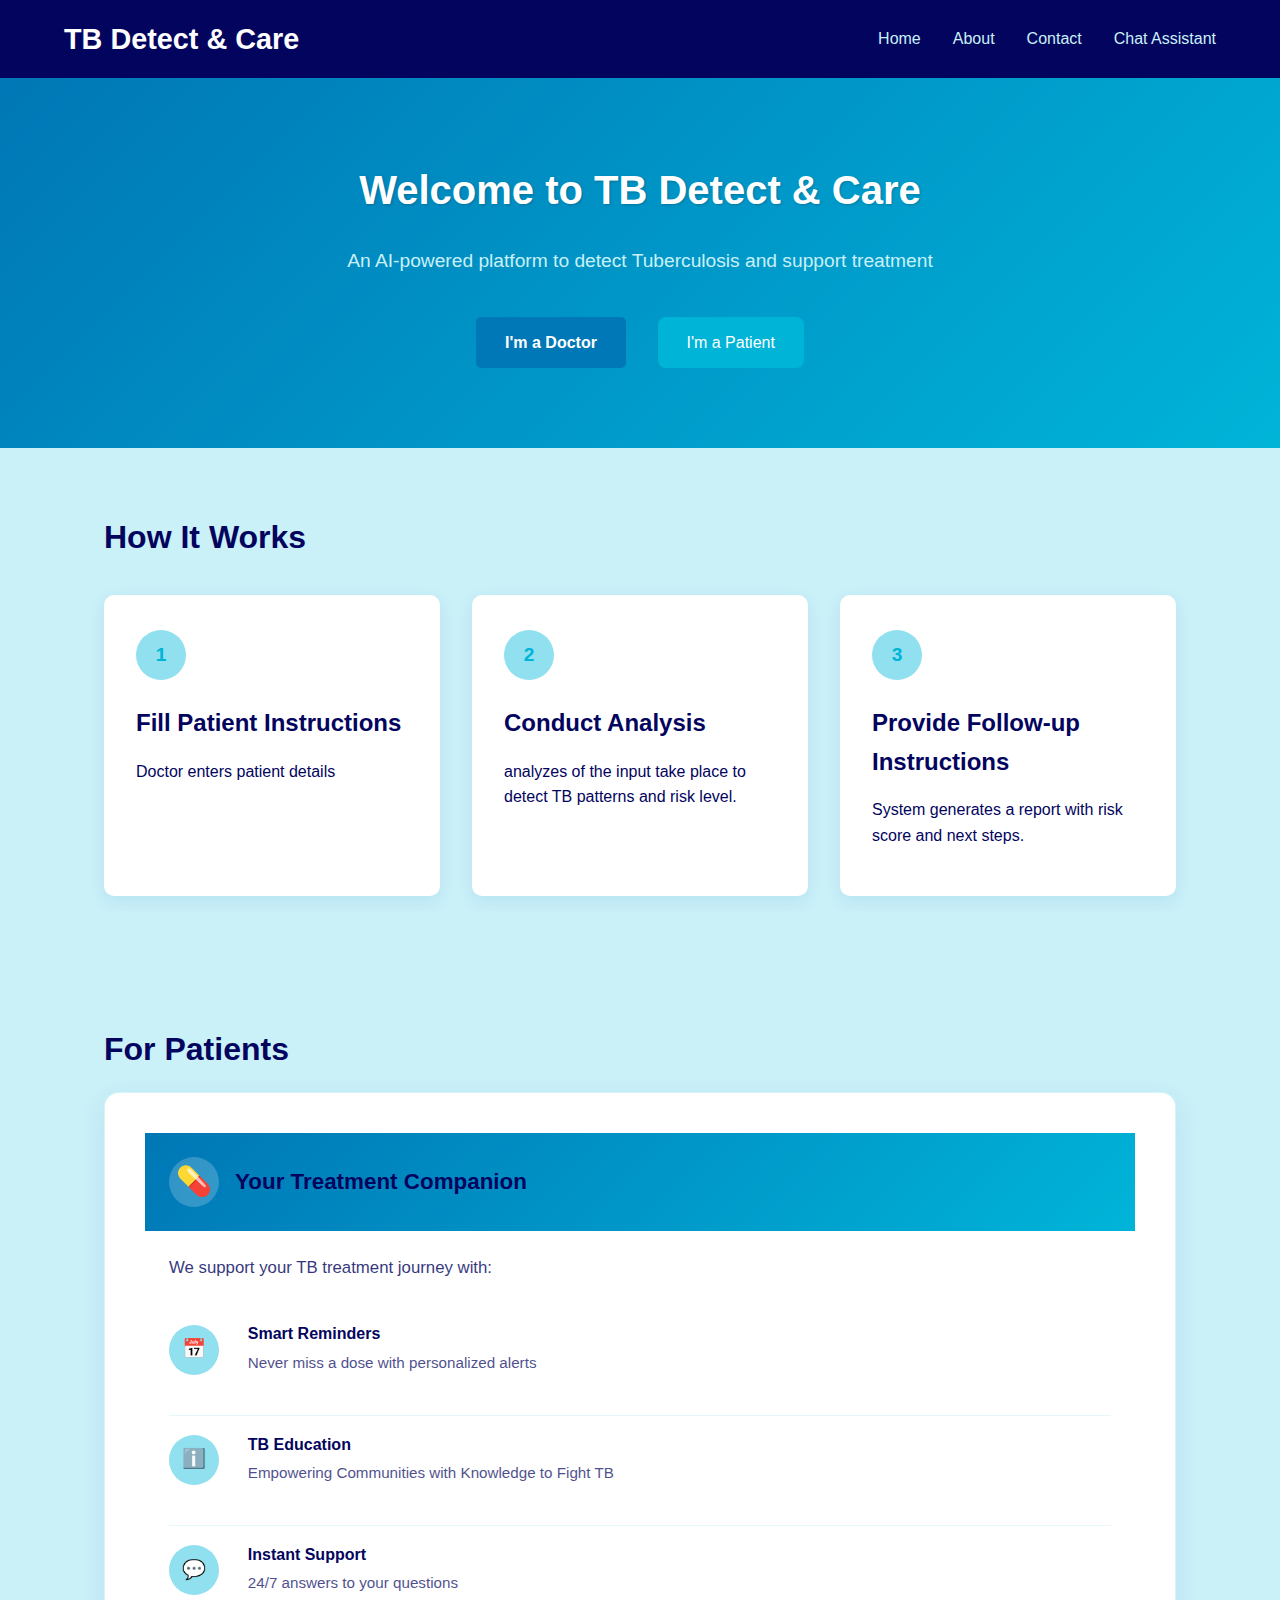
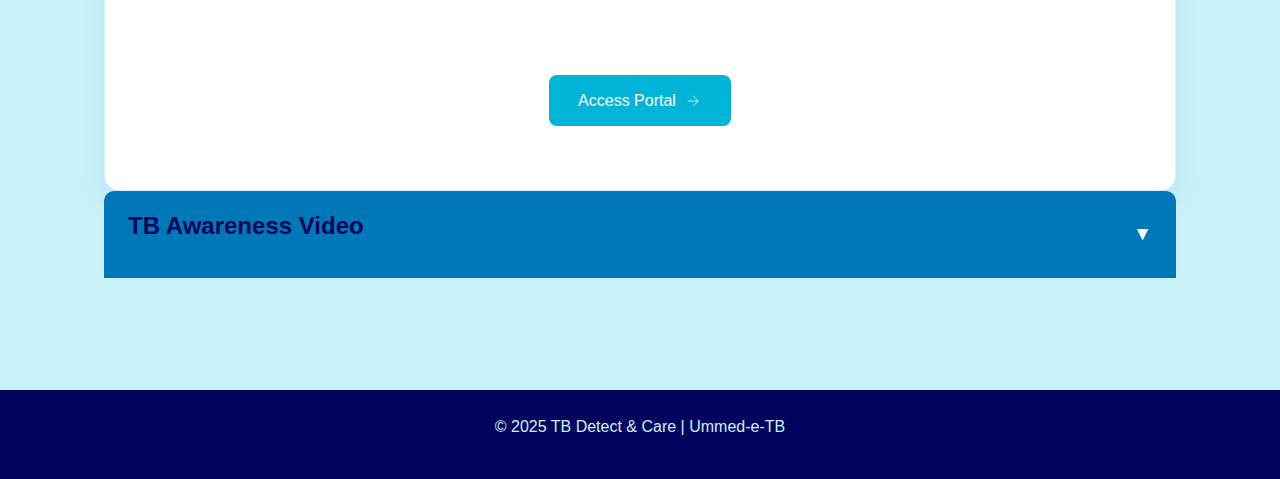
<file: index.html>
<!DOCTYPE html>
<html lang="en">
    <head>
        <meta charset="UTF-8">
        <meta name="viewport" content="width=device-width, initial-scale=1.0">
        <title>TB Detect & Care</title>
        <link rel="stylesheet" href="style.css">
        <script src="script.js" defer></script>
        <!-- Added chatbot script -->
        <script src="chatbot_logic.js" defer></script>
    </head>
    <body>
        <nav class="navbar">
            <div class="logo">TB Detect & Care</div>
            <!-- Only change: Add this line to your existing nav-links -->
           <ul class="nav-links">
             <li><a href="index.html">Home</a></li>
             <li><a href="about.html">About</a></li>
             <li><a href="contact.html">Contact</a></li>
              <!-- Add this new line - matches existing nav style -->
             <li><a href="patient.html" class="chatbot-link">Chat Assistant</a></li>
          </ul>
        </nav>

      <section class="hero">
        <div class="hero-content">
            <h1>Welcome to TB Detect & Care</h1>
            <p>An AI-powered platform to detect Tuberculosis and support treatment</p>
            
            <div class="role-buttons">
                <a href="doctor.html" class="btn doctor-btn">I'm a Doctor</a>
                <a href="patient.html" class="btn patient-btn">I'm a Patient</a>
            </div>
        </div>
      </section>

      <section class="info-section">
        <h2>How It Works</h2>
        <div class="features">
          <div class="feature-card">
            <div class="feature-icon">1</div>
            <h3>Fill Patient Instructions</h3>
            <p>Doctor enters patient details </p>
          </div>
          <div class="feature-card">
            <div class="feature-icon">2</div>
            <h3>Conduct Analysis</h3>
            <p> analyzes of  the input take place to  detect TB patterns and risk level.</p>
          </div>
          <div class="feature-card">
            <div class="feature-icon">3</div>
            <h3>Provide Follow-up Instructions</h3>
            <p>System generates a report with risk score and next steps.</p>
          </div>
        </div>
      </section>
      

    <!-- Patient Reminder Card Only (No Chatbot) -->

   <!-- Patient Reminder Section with Enhanced Video -->

   
<section class="patient-reminder">
    <h2>For Patients</h2>
    <div class="reminder-card elegant-card">
        <div class="card-header">
            <div class="reminder-icon">💊</div>
            <h3>Your Treatment Companion</h3>
        </div>
        <div class="card-body">
            <p class="card-intro">We support your TB treatment journey with:</p>
            <ul class="feature-list">
                <li class="feature-item">
                    <span class="feature-icon">📅</span>
                    <div class="feature-text">
                        <strong>Smart Reminders</strong>
                        <p>Never miss a dose with personalized alerts</p>
                    </div>
                </li>
                <li class="feature-item">
                    <span class="feature-icon">ℹ️</span>
                    <div class="feature-text">
                        <strong>TB Education</strong>
                        <p>Empowering Communities with Knowledge to Fight TB</p>
                    </div>
                </li>
                <li class="feature-item">
                    <span class="feature-icon">💬</span>
                    <div class="feature-text">
                        <strong>Instant Support</strong>
                        <p>24/7 answers to your questions</p>
                    </div>
                </li>
            </ul>
        </div>
        <div class="card-footer">
            <a href="patient.html" class="btn patient-btn">
                <span>Access Portal</span>
                <svg width="18" height="18" viewBox="0 0 24 24" fill="none" stroke="currentColor">
                    <path d="M5 12h14M12 5l7 7-7 7"/>
                </svg>
            </a>
        </div>
    </div>
        
        <!-- Enhanced Video Container -->
        <div class="video-container">
            <div class="video-header" id="videoToggle">
                <h3>TB Awareness Video</h3>
                <span class="toggle-icon">▼</span>
            </div>
            <div class="video-wrapper collapsed">
                <div class="play-button-overlay">
                    <div class="play-icon">▶</div>
                </div>
                <iframe src="https://www.youtube.com/embed/H9RPGYFusIY" 
                        title="YouTube video player" 
                        frameborder="0" 
                        allow="accelerometer; autoplay; clipboard-write; encrypted-media; gyroscope; picture-in-picture" 
                        allowfullscreen></iframe>
            </div>
        </div>
    </div>
</section>

    <footer>
        <p>© 2025 TB Detect & Care | Ummed-e-TB</p>
    </footer>
</body>
</html>
</file>
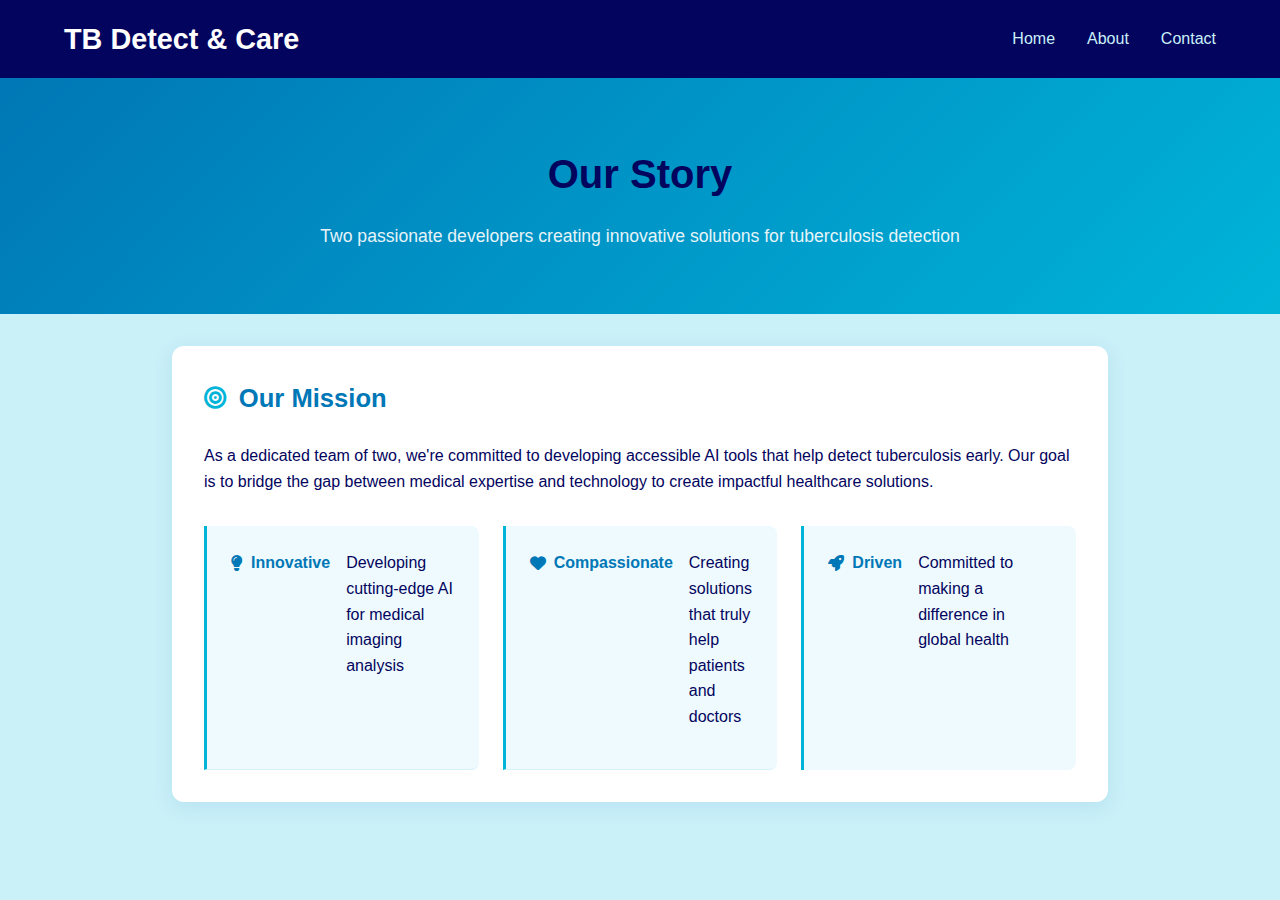
<file: about.html>
<!DOCTYPE html>
 <html lang="en">
 <head>
     <meta charset="UTF-8">
     <meta name="viewport" content="width=device-width, initial-scale=1.0">
     <title>About Us | TB Detect & Care</title>
     <link rel="stylesheet" href="https://cdnjs.cloudflare.com/ajax/libs/font-awesome/6.0.0/css/all.min.css">
     <link rel="stylesheet" href="style.css">
     <style>
         /* ===== ABOUT PAGE STYLES ===== */
         :root {
             --dark-blue: #03045E;
             --primary-blue: #0077B6;
             --teal: #00B4D8;
             --light-blue: #90E0EF;
             --pale-blue: #CAF0F8;
             --white: #FFFFFF;
             --black: #333333;
         }
 
         .about-hero {
             background: linear-gradient(135deg, var(--primary-blue), var(--teal));
             color: var(--white);
             padding: 4rem 2rem;
             text-align: center;
             position: relative;
             overflow: hidden;
         }
 
         .about-hero h1 {
             font-size: 2.5rem;
             margin-bottom: 1rem;
         }
 
         .about-hero p {
             font-size: 1.1rem;
             max-width: 700px;
             margin: 0 auto;
             opacity: 0.9;
         }
 
         .about-container {
             max-width: 1000px;
             margin: 0 auto;
             padding: 2rem;
         }
 
         .about-card {
             background: var(--white);
             border-radius: 12px;
             padding: 2rem;
             margin-bottom: 2rem;
             box-shadow: 0 5px 20px rgba(0, 116, 182, 0.1);
         }
 
         .about-card h2 {
             color: var(--primary-blue);
             font-size: 1.6rem;
             margin-bottom: 1.5rem;
             display: flex;
             align-items: center;
             gap: 0.8rem;
         }
 
         .about-card h2 i {
             color: var(--teal);
             font-size: 1.4rem;
         }
 
         /* Compact Team Section */
         .team-section {
             display: flex;
             flex-wrap: wrap;
             gap: 2rem;
             justify-content: center;
             margin-top: 2rem;
         }
 
         .team-member {
             flex: 1;
             min-width: 300px;
             background: var(--white);
             border-radius: 10px;
             padding: 2rem;
             box-shadow: 0 5px 15px rgba(0, 116, 182, 0.1);
             text-align: center;
             transition: transform 0.3s;
         }
 
         .team-member:hover {
             transform: translateY(-5px);
         }
         .member-avatar {
             width: 120px;
             height: 120px;
             border-radius: 50%;
             object-fit: cover;
             margin: 0 auto 1rem;
             border: 3px solid var(--light-blue);
             background: var(--pale-blue);
             display: flex;
             align-items: center;
             justify-content: center;
             color: var(--primary-blue);
             font-size: 2.5rem;
             font-weight: bold;
         }
 
         .member-name {
             color: var(--primary-blue);
             font-size: 1.3rem;
             margin: 0.5rem 0;
         }
 
         .member-role {
             color: var(--teal);
             font-weight: 500;
             margin-bottom: 1rem;
         }
 
         .member-bio {
             color: var(--dark-blue);
             font-size: 0.95rem;
             line-height: 1.6;
         }
 
         .social-links {
             display: flex;
             justify-content: center;
             gap: 1rem;
             margin-top: 1.5rem;
         }
 
         .social-links a {
             color: var(--primary-blue);
             font-size: 1.2rem;
             transition: color 0.3s;
         }
 
         .social-links a:hover {
             color: var(--teal);
         }
 
         /* Features Grid */
         .features-grid {
             display: grid;
             grid-template-columns: repeat(auto-fit, minmax(250px, 1fr));
             gap: 1.5rem;
             margin-top: 2rem;
         }
 
         .feature-item {
             background: rgba(144, 224, 239, 0.15);
             border-left: 3px solid var(--teal);
             padding: 1.5rem;
             border-radius: 0 8px 8px 0;
         }
 
         .feature-item h4 {
             color: var(--primary-blue);
             margin-bottom: 0.5rem;
             display: flex;
             align-items: center;
             gap: 0.5rem;
         }
 
         @media (max-width: 768px) {
             .about-hero {
                 padding: 3rem 1.5rem;
             }
             
             .about-hero h1 {
                 font-size: 2rem;
             }
             
             .team-member {
                 min-width: 100%;
             }
         }
     </style>
 </head>
 <body>
     <nav class="navbar">
         <div class="logo">TB Detect & Care</div>
         <ul class="nav-links">
             <li><a href="index.html">Home</a></li>
             <li><a href="about.html" class="active">About</a></li>
             <li><a href="contact.html">Contact</a></li>
         </ul>
     </nav>
 
     <div class="about-hero">
         <h1>Our Story</h1>
         <p>Two passionate developers creating innovative solutions for tuberculosis detection</p>
     </div>
 
     <main class="about-container">
        <div class="about-card">
            <h2><i class="fas fa-bullseye"></i> Our Mission</h2>
            <p>As a dedicated team of two, we're committed to developing accessible AI tools that help detect tuberculosis early. Our goal is to bridge the gap between medical expertise and technology to create impactful healthcare solutions.</p>
            
            <div class="features-grid">
                <div class="feature-item">
                    <h4><i class="fas fa-lightbulb"></i> Innovative</h4>
                    <p>Developing cutting-edge AI for medical imaging analysis</p>
                </div>
                <div class="feature-item">
                    <h4><i class="fas fa-heart"></i> Compassionate</h4>
                    <p>Creating solutions that truly help patients and doctors</p>
                </div>
                <div class="feature-item">
                    <h4><i class="fas fa-rocket"></i> Driven</h4>
                    <p>Committed to making a difference in global health</p>
                </div>
            </div>
        </div>
</file>
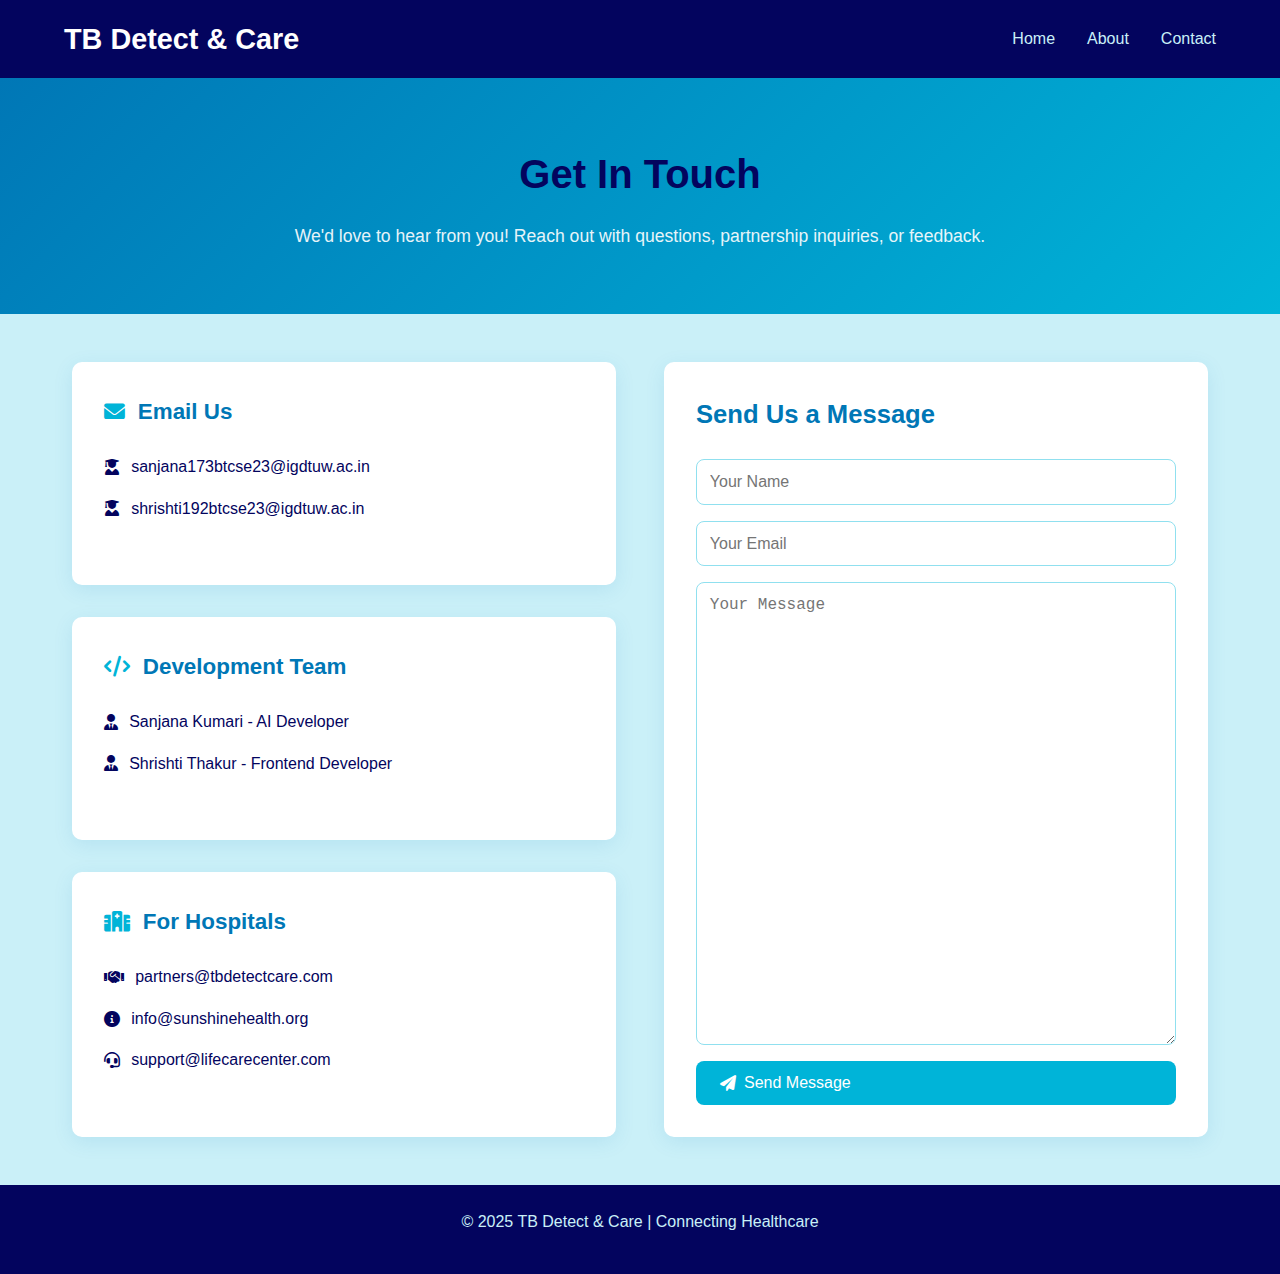
<file: contact.html>
<!DOCTYPE html>
<html lang="en">
<head>
    <meta charset="UTF-8">
    <meta name="viewport" content="width=device-width, initial-scale=1.0">
    <title>Contact Us | TB Detect & Care</title>
    <link rel="stylesheet" href="https://cdnjs.cloudflare.com/ajax/libs/font-awesome/6.0.0/css/all.min.css">
    <link rel="stylesheet" href="style.css">
    <style>
        /* ===== CONTACT PAGE STYLES ===== */
        :root {
            --dark-blue: #03045E;
            --primary-blue: #0077B6;
            --teal: #00B4D8;
            --light-blue: #90E0EF;
            --pale-blue: #CAF0F8;
            --white: #FFFFFF;
            --black: #333333;
        }

        .contact-hero {
            background: linear-gradient(135deg, var(--primary-blue), var(--teal));
            color: var(--white);
            padding: 4rem 2rem;
            text-align: center;
        }

        .contact-hero h1 {
            font-size: 2.5rem;
            margin-bottom: 1rem;
        }

        .contact-hero p {
            font-size: 1.1rem;
            max-width: 700px;
            margin: 0 auto;
            opacity: 0.9;
        }

        .contact-container {
            max-width: 1200px;
            margin: 2rem auto;
            padding: 0 2rem;
        }

        .contact-grid {
            display: grid;
            grid-template-columns: 1fr 1fr;
            gap: 3rem;
            margin-top: 3rem;
            align-items: start; /* Changed from default stretch */
        }

        .contact-methods {
            display: grid;
            gap: 2rem;
            height: 100%; /* Ensure it takes full height */
        }

        .contact-card {
            background: var(--white);
            border-radius: 10px;
            padding: 2rem;
            box-shadow: 0 5px 20px rgba(0, 116, 182, 0.1);
            transition: transform 0.3s;
        }

        .contact-card:hover {
            transform: translateY(-5px);
        }

        .contact-card h2 {
            color: var(--primary-blue);
            font-size: 1.4rem;
            margin-bottom: 1.5rem;
            display: flex;
            align-items: center;
            gap: 0.8rem;
        }

        .contact-card h2 i {
            color: var(--teal);
            font-size: 1.3rem;
        }

        .contact-card p {
            color: var(--dark-blue);
            margin-bottom: 1rem;
            display: flex;
            align-items: center;
            gap: 0.7rem;
        }

        .contact-form {
            background: var(--white);
            border-radius: 10px;
            padding: 2rem; /* Reduced padding */
            box-shadow: 0 5px 20px rgba(0, 116, 182, 0.1);
            height: 100%; /* Match height of contact cards */
            display: flex;
            flex-direction: column;
        }

        .contact-form h2 {
            color: var(--primary-blue);
            font-size: 1.6rem;
            margin-bottom: 1.5rem;
        }

        .contact-form input,
        .contact-form textarea {
            width: 100%;
            padding: 0.8rem; /* Slightly smaller padding */
            margin-bottom: 1rem; /* Reduced margin */
            border: 1px solid var(--light-blue);
            border-radius: 8px;
            font-size: 1rem;
            transition: border-color 0.3s;
        }

        .contact-form input:focus,
        .contact-form textarea:focus {
            outline: none;
            border-color: var(--teal);
        }

        .contact-form textarea {
            height: 120px; /* Reduced height */
            resize: vertical;
            flex-grow: 1; /* Takes available space */
        }

        .btn {
            background: var(--teal);
            color: var(--white);
            border: none;
            padding: 0.8rem 1.5rem; /* Smaller button */
            border-radius: 8px;
            font-size: 1rem;
            font-weight: 500;
            cursor: pointer;
            transition: all 0.3s;
            display: inline-flex;
            align-items: center;
            gap: 0.5rem;
            margin-top: auto; /* Pushes button to bottom */
        }

        @media (max-width: 900px) {
            .contact-grid {
                grid-template-columns: 1fr;
                gap: 2rem;
            }
            
            .contact-hero h1 {
                font-size: 2rem;
            }
            
            .contact-form {
                height: auto;
            }
        }

        @media (max-width: 500px) {
            .contact-hero {
                padding: 3rem 1rem;
            }
            
            .contact-card, .contact-form {
                padding: 1.5rem;
            }
        }
    </style>
</head>
<body>
    <nav class="navbar">
        <div class="logo">TB Detect & Care</div>
        <ul class="nav-links">
            <li><a href="index.html">Home</a></li>
            <li><a href="about.html">About</a></li>
            <li><a href="contact.html" class="active">Contact</a></li>
        </ul>
    </nav>

    <div class="contact-hero">
        <h1>Get In Touch</h1>
        <p>We'd love to hear from you! Reach out with questions, partnership inquiries, or feedback.</p>
    </div>

    <main class="contact-container">
        <div class="contact-grid">
            <div class="contact-methods">
                <div class="contact-card">
                    <h2><i class="fas fa-envelope"></i> Email Us</h2>
                    <p><i class="fas fa-user-graduate"></i> sanjana173btcse23@igdtuw.ac.in</p>
                    <p><i class="fas fa-user-graduate"></i> shrishti192btcse23@igdtuw.ac.in</p>
                </div>
                
                <div class="contact-card">
                    <h2><i class="fas fa-code"></i> Development Team</h2>
                    <p><i class="fas fa-user-tie"></i> Sanjana Kumari - AI Developer</p>
                    <p><i class="fas fa-user-tie"></i> Shrishti Thakur - Frontend Developer</p>
                </div>
                
                <div class="contact-card">
                    <h2><i class="fas fa-hospital"></i> For Hospitals</h2>
                    <p><i class="fas fa-handshake"></i> partners@tbdetectcare.com</p>
                    <p><i class="fas fa-info-circle"></i> info@sunshinehealth.org</p>
                    <p><i class="fas fa-headset"></i> support@lifecarecenter.com</p>
                </div>
            </div>

            <form class="contact-form">
                <h2>Send Us a Message</h2>
                <input type="text" placeholder="Your Name" required>
                <input type="email" placeholder="Your Email" required>
                <textarea placeholder="Your Message" required></textarea>
                <button type="submit" class="btn">
                    <i class="fas fa-paper-plane"></i> Send Message
                </button>
            </form>
        </div>
    </main>

    <footer>
        <p>© 2025 TB Detect & Care | Connecting Healthcare</p>
    </footer>
</body>
</html>
</file>
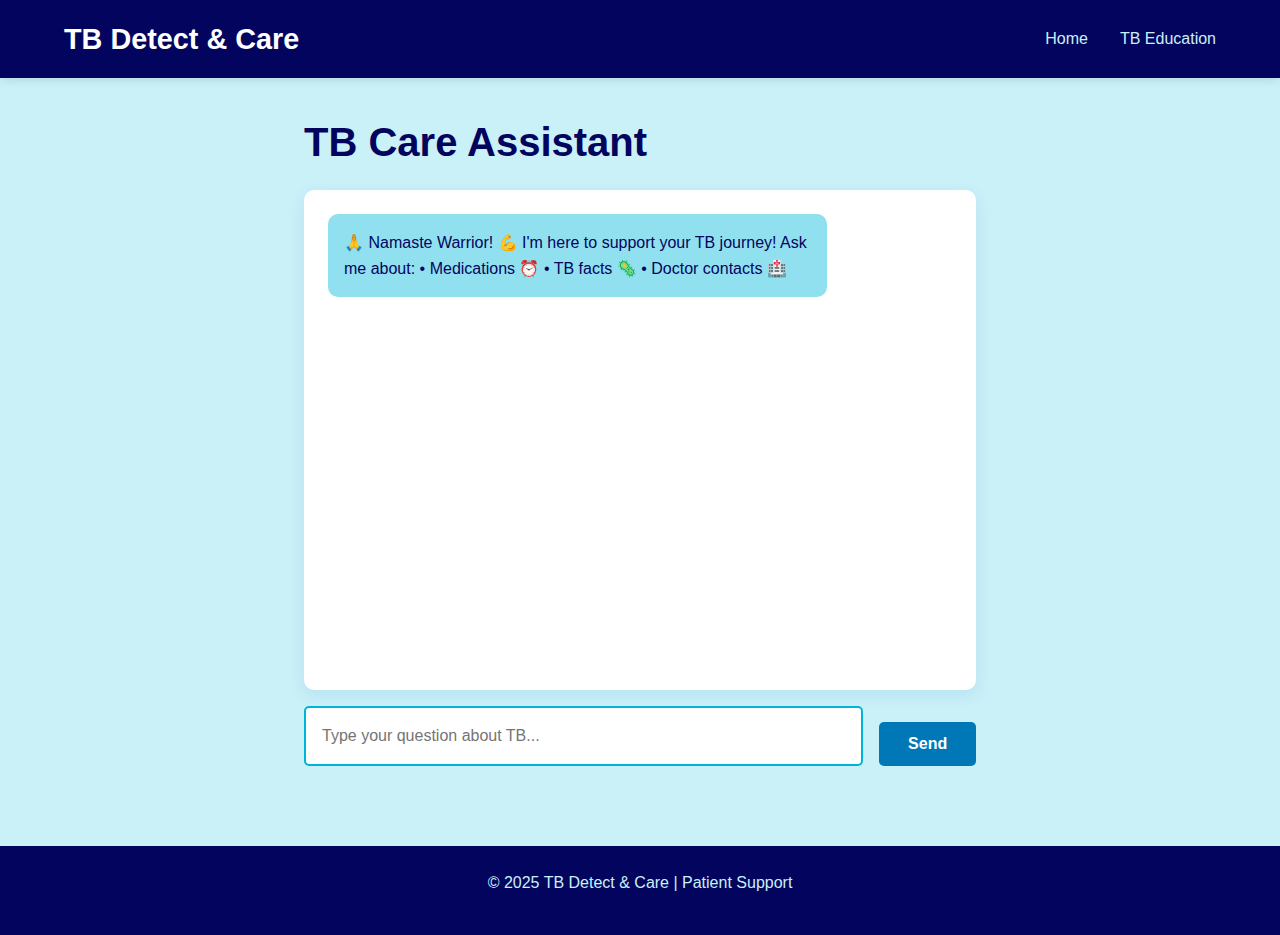
<file: patient.html>
<!DOCTYPE html>
<html lang="en">
<head>
    <meta charset="UTF-8">
    <meta name="viewport" content="width=device-width, initial-scale=1.0">
    <title>Patient Support | TB Detect & Care</title>
    <link rel="stylesheet" href="style.css">
    <!-- Add this script (keep defer if other scripts use it) -->
    <script src="chatbot_logic.js" defer></script>
</head>
<body>
    <!-- Navigation remains exactly the same -->
    <nav class="navbar">
        <div class="logo">TB Detect & Care</div>
        <ul class="nav-links">
            <li><a href="index.html">Home</a></li>
            <li><a href="tb_Education.html">TB Education</a></li>
        </ul>
    </nav>

    <main class="chatbot-container">
        <h1>TB Care Assistant</h1>
        
        <!-- Add id to chat-window -->
        <div class="chat-window" id="chatWindow">
            <!-- Removed static message - will be generated by JS -->
        </div>
        
        <div class="input-area">
            <!-- Add id to input -->
            <input type="text" id="userInput" placeholder="Type your question about TB...">
            <!-- Add id to button -->
            <button class="btn send-btn" id="sendButton">Send</button>
        </div>
    </main>

    <footer>
        <p>© 2025 TB Detect & Care | Patient Support</p>
    </footer>

    <!-- Add this minimal initialization script -->
    <script>
        document.addEventListener('DOMContentLoaded', () => {
            if (document.getElementById('chatWindow') && 
                document.getElementById('userInput') && 
                document.getElementById('sendButton')) {
                new TBChatbot();
            }
        });
    </script>
</body>
</html>
</file>
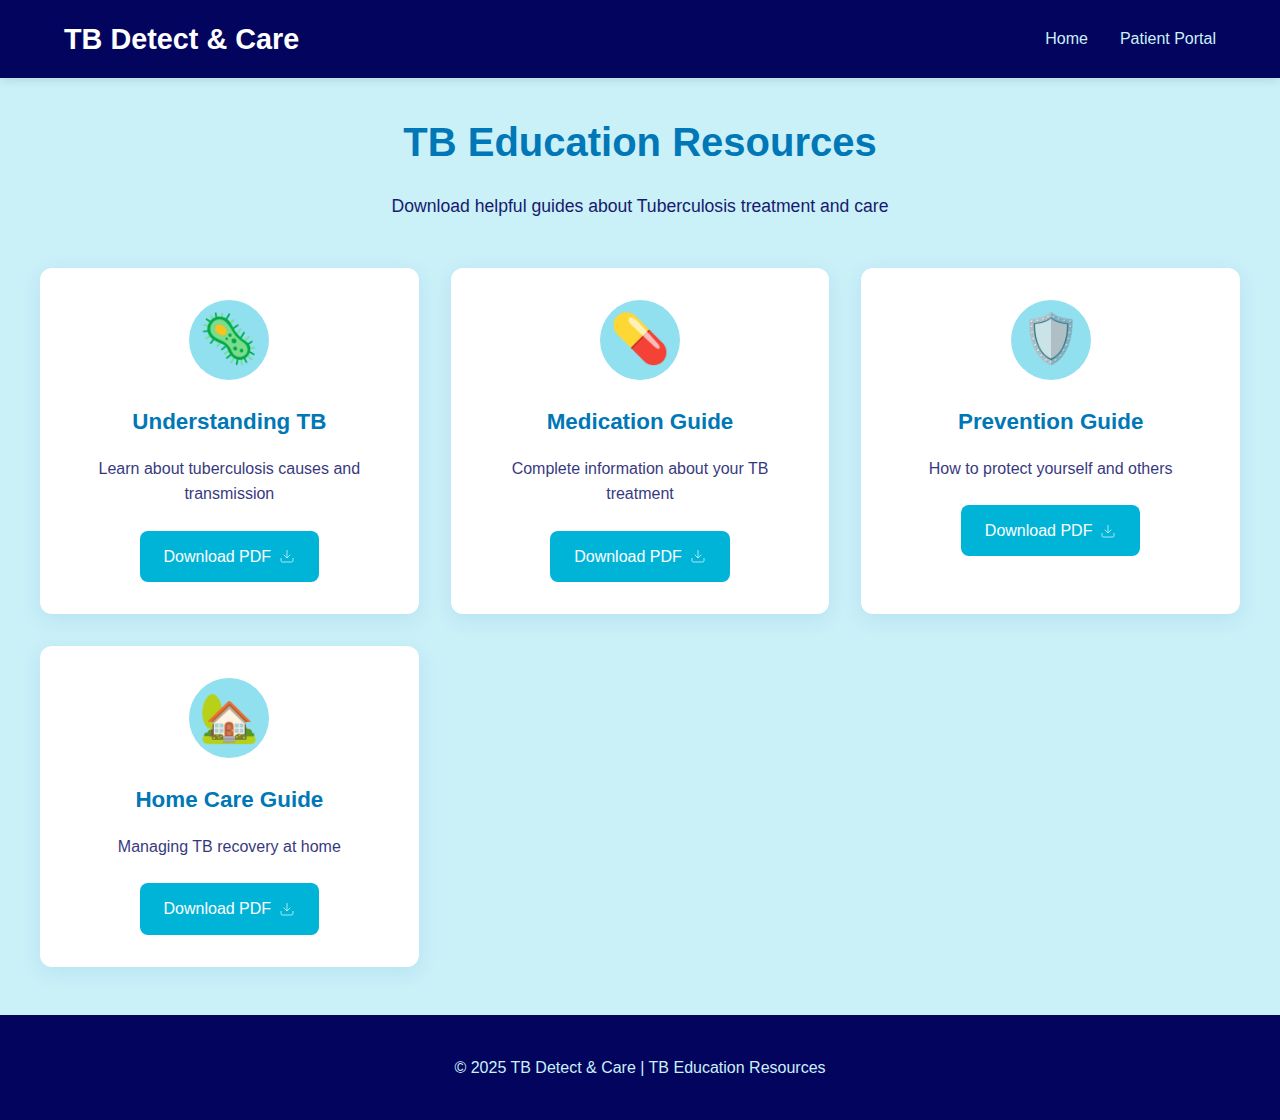
<file: tb_Education.html>
<!DOCTYPE html>
<html lang="en">
<head>
    <meta charset="UTF-8">
    <meta name="viewport" content="width=device-width, initial-scale=1.0">
    <title>TB Education Resources | TB Detect & Care</title>
    <link rel="stylesheet" href="tb_Education.css">
</head>
<body>
    <nav class="navbar">
        <div class="logo">TB Detect & Care</div>
        <ul class="nav-links">
            <li><a href="index.html">Home</a></li>
            <li><a href="patient.html">Patient Portal</a></li>
        </ul>
    </nav>

    <main class="education-resources">
        <header class="resources-header">
            <h1>TB Education Resources</h1>
            <p>Download helpful guides about Tuberculosis treatment and care</p>
        </header>

        <div class="resource-grid">
            <!-- Resource 1 -->
            <div class="resource-card">
                <div class="resource-icon">🦠</div>
                <div class="resource-content">
                    <h3>Understanding TB</h3>
                    <p>Learn about tuberculosis causes and transmission</p>
                    <a href="overview.pdf" class="download-btn" download>
                        Download PDF
                        <svg width="16" height="16" viewBox="0 0 24 24" fill="none" stroke="currentColor">
                            <path d="M21 15v4a2 2 0 0 1-2 2H5a2 2 0 0 1-2-2v-4M7 10l5 5 5-5M12 15V3"/>
                        </svg>
                    </a>
                </div>
            </div>
            
            <!-- Resource 2 -->
            <div class="resource-card">
                <div class="resource-icon">💊</div>
                <div class="resource-content">
                    <h3>Medication Guide</h3>
                    <p>Complete information about your TB treatment</p>
                    <a href="treatment.pdf" class="download-btn" download>
                        Download PDF
                        <svg width="16" height="16" viewBox="0 0 24 24" fill="none" stroke="currentColor">
                            <path d="M21 15v4a2 2 0 0 1-2 2H5a2 2 0 0 1-2-2v-4M7 10l5 5 5-5M12 15V3"/>
                        </svg>
                    </a>
                </div>
            </div>
            
            <!-- Resource 3 -->
            <div class="resource-card">
                <div class="resource-icon">🛡️</div>
                <div class="resource-content">
                    <h3>Prevention Guide</h3>
                    <p>How to protect yourself and others</p>
                    <a href="prevention.pdf" class="download-btn" download>
                        Download PDF
                        <svg width="16" height="16" viewBox="0 0 24 24" fill="none" stroke="currentColor">
                            <path d="M21 15v4a2 2 0 0 1-2 2H5a2 2 0 0 1-2-2v-4M7 10l5 5 5-5M12 15V3"/>
                        </svg>
                    </a>
                </div>
            </div>
            
            <!-- Resource 4 -->
            <div class="resource-card">
                <div class="resource-icon">🏡</div>
                <div class="resource-content">
                    <h3>Home Care Guide</h3>
                    <p>Managing TB recovery at home</p>
                    <a href="home_treat.pdf" class="download-btn" download>
                        Download PDF
                        <svg width="16" height="16" viewBox="0 0 24 24" fill="none" stroke="currentColor">
                            <path d="M21 15v4a2 2 0 0 1-2 2H5a2 2 0 0 1-2-2v-4M7 10l5 5 5-5M12 15V3"/>
                        </svg>
                    </a>
                </div>
            </div>
        </div>
    </main>

    <footer>
        <p>© 2025 TB Detect & Care | TB Education Resources</p>
    </footer>
</body>
</html>
</file>
<file: style.css>
:root {
    --dark-blue: #03045E;
    --primary-blue: #0077B6;
    --teal: #00B4D8;
    --light-blue: #90E0EF;
    --pale-blue: #CAF0F8;
    --white: #FFFFFF;
    --black: #333333;
}

* {
    margin: 0;
    padding: 0;
    box-sizing: border-box;
}

body {
    font-family: 'Segoe UI', Tahoma, Geneva, Verdana, sans-serif;
    background-color: var(--pale-blue);
    color: var(--dark-blue);
    line-height: 1.6;
}

/* ===== TYPOGRAPHY ===== */
h1, h2, h3 {
    color: var(--dark-blue);
    margin-bottom: 1rem;
}

h1 {
    font-size: 2.5rem;
}

h2 {
    font-size: 2rem;
}

h3 {
    font-size: 1.5rem;
}

p {
    margin-bottom: 1rem;
}

/* ===== NAVBAR ===== */
.navbar {
    background-color: var(--dark-blue);
    padding: 1rem 5%;
    display: flex;
    justify-content: space-between;
    align-items: center;
    box-shadow: 0 2px 10px rgba(0, 0, 0, 0.1);
}

.logo {
    color: var(--white);
    font-size: 1.8rem;
    font-weight: bold;
}

.nav-links {
    display: flex;
    list-style: none;
    gap: 2rem;
}

.nav-links a {
    color: var(--pale-blue);
    text-decoration: none;
    font-weight: 500;
    transition: color 0.3s;
}
.nav-links a:hover {
    color: var(--teal);
}

/* ===== BUTTONS ===== */
.btn {
    display: inline-block;
    padding: 0.8rem 1.8rem;
    border: none;
    border-radius: 5px;
    font-size: 1rem;
    font-weight: 600;
    cursor: pointer;
    transition: all 0.3s;
    text-decoration: none;
    text-align: center;
}
.doctor-btn {
    background-color: var(--primary-blue);
    color: var(--white);
}

.patient-btn {
    background-color: var(--teal);
    color: var(--white);
}

.analyze-btn, .send-btn {
    background-color: var(--primary-blue);
    color: var(--white);
    margin-top: 1rem;
}
.btn:hover {
    transform: translateY(-3px);
    box-shadow: 0 5px 15px rgba(0, 0, 0, 0.1);
    opacity: 0.9;
}

/* ===== HERO SECTION ===== */
.hero {
    background: linear-gradient(135deg, var(--primary-blue), var(--teal));
    color: var(--white);
    padding: 5rem 2rem;
    text-align: center;
    position: relative;
    overflow: hidden;
}
.hero-content {
    max-width: 800px;
    margin: 0 auto;
    position: relative;
    z-index: 2;
}

.hero h1 {
    color: var(--white);
    margin-bottom: 1.5rem;
    text-shadow: 1px 1px 3px rgba(0, 0, 0, 0.2);
}
.hero p {
    font-size: 1.2rem;
    margin-bottom: 2.5rem;
    color: var(--pale-blue);
}

.role-buttons {
    display: flex;
    justify-content: center;
    gap: 2rem;
    margin-top: 2rem;
}
/* ===== INFO SECTION ===== */
.info-section {
    padding: 4rem 5%;
    max-width: 1200px;
    margin: 0 auto;
}

.features {
    display: flex;
    gap: 2rem;
    margin-top: 2rem;
    flex-wrap: wrap;
    justify-content: center;
}
.feature-card {
    background-color: var(--white);
    border-radius: 10px;
    padding: 2rem;
    flex: 1;
    min-width: 250px;
    max-width: 350px;
    box-shadow: 0 5px 15px rgba(0, 116, 182, 0.1);
    transition: transform 0.3s;
}
.feature-card:hover {
    transform: translateY(-10px);
}

.feature-icon {
    background-color: var(--light-blue);
    color: var(--dark-blue);
    width: 50px;
    height: 50px;
    border-radius: 50%;
    display: flex;
    align-items: center;
    justify-content: center;
    font-size: 1.5rem;
    font-weight: bold;
    margin-bottom: 1.5rem;
}

/* ===== DOCTOR DASHBOARD ===== */
.dashboard {
    padding: 2rem 5%;
    max-width: 1000px;
    margin: 0 auto;
}

.upload-container {
    background-color: var(--white);
    border-radius: 10px;
    padding: 2rem;
    margin-top: 2rem;
    box-shadow: 0 5px 15px rgba(0, 116, 182, 0.1);
}
.upload-area {
    border: 2px dashed var(--teal);
    border-radius: 10px;
    padding: 3rem 2rem;
    text-align: center;
    cursor: pointer;
    transition: all 0.3s;
    margin-bottom: 1rem;
}

.upload-area:hover {
    background-color: rgba(144, 224, 239, 0.1);
}

.upload-icon {
    font-size: 3rem;
    color: var(--teal);
    margin-bottom: 1rem;
}
#xray-upload {
    display: none;
}

.results-container {
    background-color: var(--white);
    border-radius: 10px;
    padding: 2rem;
    margin-top: 2rem;
    box-shadow: 0 5px 15px rgba(0, 116, 182, 0.1);
}

.hidden {
    display: none;
}

.result-card {
    display: flex;
    gap: 2rem;
    margin-top: 1.5rem;
}

.result-image {
    width: 200px;
    height: 200px;
    background-color: var(--light-blue);
    border-radius: 10px;
}

.result-details {
    flex: 1;
}
.result-status {
    color: var(--primary-blue);
    font-weight: bold;
}

.confidence-value {
    color: var(--teal);
    font-weight: bold;
}

/* ===== PATIENT CHATBOT ===== */

.chatbot-container {
    padding: 2rem 5%;
    max-width: 800px;
    margin: 0 auto;
}
.chat-window {
    height: 500px;
    background-color: var(--white);
    border-radius: 10px;
    padding: 1.5rem;
    overflow-y: auto;
    margin-bottom: 1rem;
    box-shadow: 0 5px 15px rgba(0, 116, 182, 0.1);
}

.message {
    margin-bottom: 1rem;
    max-width: 80%;
    padding: 1rem;
    border-radius: 10px;
}
.bot-message {
    background-color: var(--light-blue);
    align-self: flex-start;
}

.input-area {
    display: flex;
    gap: 1rem;
}

.input-area input {
    flex: 1;
    padding: 0.8rem 1rem;
    border: 2px solid var(--teal);
    border-radius: 5px;
    font-size: 1rem;
}
/* ===== ABOUT PAGE ===== */
.about-container {
    padding: 2rem 5%;
    max-width: 1000px;
    margin: 0 auto;
}

.about-section {
    background-color: var(--white);
    border-radius: 10px;
    padding: 2rem;
    margin-bottom: 2rem;
    box-shadow: 0 5px 15px rgba(0, 116, 182, 0.1);
}

.symptoms {
    margin-top: 1.5rem;
}

.symptoms ul {
    list-style-position: inside;
    margin-top: 0.5rem;
}

.symptoms li {
    margin-bottom: 0.5rem;
}

/* ===== CONTACT PAGE ===== */
.contact-container {
    padding: 2rem 5%;
    max-width: 1000px;
    margin: 0 auto;
}

.contact-methods {
    display: flex;
    gap: 2rem;
    margin-bottom: 3rem;
    flex-wrap: wrap;
}

.contact-card {
    background-color: var(--white);
    border-radius: 10px;
    padding: 1.5rem;
    flex: 1;
    min-width: 250px;
    box-shadow: 0 5px 15px rgba(0, 116, 182, 0.1);
}

.contact-form {
    background-color: var(--white);
    border-radius: 10px;
    padding: 2rem;
    box-shadow: 0 5px 15px rgba(0, 116, 182, 0.1);
}

.contact-form input,
.contact-form textarea {
    width: 100%;
    padding: 0.8rem 1rem;
    margin-bottom: 1rem;
    border: 2px solid var(--light-blue);
    border-radius: 5px;
    font-size: 1rem;
}

.contact-form textarea {
    height: 150px;
    resize: vertical;
}

/* ===== FOOTER ===== */
footer {
    background-color: var(--dark-blue);
    color: var(--pale-blue);
    text-align: center;
    padding: 1.5rem;
    margin-top: 3rem;
}

/* ===== RESPONSIVE DESIGN ===== */
@media (max-width: 768px) {
    .navbar {
        flex-direction: column;
        gap: 1rem;
    }
    
    .nav-links {
        gap: 1rem;
    }
    
    .role-buttons {
        flex-direction: column;
        gap: 1rem;
    }
    
    .feature-card {
        min-width: 100%;
    }
    
    .result-card {
        flex-direction: column;
    }
    
    .result-image {
        width: 100%;
        height: 150px;
    }
}
/* ===== ENHANCED PATIENT REMINDER WITH VIDEO ===== */
/* ===== ELEGANT PATIENT CARD ===== */
.elegant-card {
    background: white;
    border-radius: 12px;
    padding: 0;
    overflow: hidden;
    box-shadow: 0 6px 30px rgba(0, 116, 182, 0.12);
    border: 1px solid rgba(0, 180, 216, 0.15);
    transition: transform 0.3s, box-shadow 0.3s;
}

.elegant-card:hover {
    transform: translateY(-5px);
    box-shadow: 0 12px 40px rgba(0, 116, 182, 0.18);
}

.card-header {
    background: linear-gradient(135deg, var(--primary-blue), var(--teal));
    color: white;
    padding: 1.5rem;
    display: flex;
    align-items: center;
    gap: 1rem;
}

.card-header h3 {
    margin: 0;
    font-size: 1.4rem;
    font-weight: 600;
}

.reminder-icon {
    font-size: 1.8rem;
    background: rgba(255, 255, 255, 0.2);
    width: 50px;
    height: 50px;
    border-radius: 50%;
    display: flex;
    align-items: center;
    justify-content: center;
}

.card-body {
    padding: 1.5rem;
}

.card-intro {
    color: var(--dark-blue);
    opacity: 0.8;
    margin-bottom: 1.5rem;
    font-size: 1.05rem;
}

.feature-list {
    list-style: none;
    padding: 0;
    margin: 0;
}

.feature-item {
    display: flex;
    gap: 1rem;
    padding: 1rem 0;
    border-bottom: 1px solid rgba(0, 180, 216, 0.1);
    align-items: flex-start;
}

.feature-item:last-child {
    border-bottom: none;
}

.feature-icon {
    font-size: 1.4rem;
    color: var(--teal);
    margin-top: 0.2rem;
    flex-shrink: 0;
}

.feature-text strong {
    color: var(--dark-blue);
    font-weight: 600;
    display: block;
    margin-bottom: 0.3rem;
}

.feature-text p {
    color: var(--dark-blue);
    opacity: 0.7;
    margin: 0;
    font-size: 0.95rem;
    line-height: 1.5;
}

.card-footer {
    padding: 1rem 1.5rem 1.5rem;
    text-align: center;
}

.patient-btn {
    display: inline-flex;
    align-items: center;
    gap: 0.5rem;
    padding: 0.8rem 1.8rem;
    border-radius: 8px;
    background: var(--teal);
    color: white;
    font-weight: 500;
    transition: all 0.3s;
}

.patient-btn:hover {
    background: var(--primary-blue);
    transform: translateY(-2px);
    box-shadow: 0 4px 12px rgba(0, 180, 216, 0.3);
}

.patient-btn svg {
    transition: transform 0.3s;
}

.patient-btn:hover svg {
    transform: translateX(3px);
}
.patient-reminder {
    padding: 4rem 5%;
    max-width: 1200px;
    margin: 0 auto;
}

.reminder-container {
    display: flex;
    gap: 3rem; /* Increased spacing */
    margin-top: 2rem;
    align-items: flex-start;
}

.reminder-card {
    background-color: var(--white);
    border-radius: 15px;
    padding: 2.5rem; /* More padding */
    flex: 1;
    box-shadow: 0 8px 25px rgba(0, 116, 182, 0.1); /* Deeper shadow */
    transition: transform 0.3s;
}

.reminder-card:hover {
    transform: translateY(-5px);
}

.video-container {
    flex: 1;
    min-width: 300px;
}

.video-header {
    display: flex;
    justify-content: space-between;
    align-items: center;
    background-color: var(--primary-blue);
    color: white;
    padding: 1rem 1.5rem;
    border-radius: 10px 10px 0 0;
    cursor: pointer;
    transition: all 0.3s;
}

.video-header:hover {
    background-color: #0069a4;
}

.toggle-icon {
    font-size: 1.2rem;
    transition: transform 0.3s;
}

.video-wrapper {
    position: relative;
    padding-bottom: 56.25%;
    height: 0;
    overflow: hidden;
    border-radius: 0 0 10px 10px;
    box-shadow: 0 8px 25px rgba(0, 116, 182, 0.1);
    transition: all 0.5s ease;
}

.video-wrapper.collapsed {
    height: 0;
    padding-bottom: 0;
}

.video-wrapper iframe {
    position: absolute;
    top: 0;
    left: 0;
    width: 100%;
    height: 100%;
    border: none;
}

.play-button-overlay {
    position: absolute;
    top: 0;
    left: 0;
    width: 100%;
    height: 100%;
    background: rgba(3, 4, 94, 0.3);
    display: flex;
    justify-content: center;
    align-items: center;
    opacity: 1;
    transition: opacity 0.3s;
    z-index: 2;
}

.play-button-overlay:hover {
    background: rgba(3, 4, 94, 0.5);
}

.play-icon {
    font-size: 4rem;
    color: white;
    text-shadow: 0 2px 10px rgba(0, 0, 0, 0.3);
    transition: transform 0.3s;
}

.play-button-overlay:hover .play-icon {
    transform: scale(1.1);
}

.feature-icon {
    margin-right: 0.8rem;
    font-size: 1.2em;
}

/* Responsive Design */
@media (max-width: 900px) {
    .reminder-container {
        flex-direction: column;
        gap: 2rem;
    }
    
    .video-container {
        width: 100%;
    }
    
    .reminder-card {
        padding: 2rem;
    }
}

/* Responsive adjustments for reminder card */
@media (max-width: 768px) {
    .reminder-card {
        flex-direction: column;
    }
    
    .reminder-icon {
        margin-bottom: 1rem;
    }
    
    .chatbot-preview {
        width: 100%;
    }
}
</file>
<file: tb_Education.css>
/* ===== TB EDUCATION RESOURCES PAGE ===== */
/* Color Variables */
:root {
    --dark-blue: #03045E;
    --primary-blue: #0077B6;
    --teal: #00B4D8;
    --light-blue: #90E0EF;
    --pale-blue: #CAF0F8;
    --white: #FFFFFF;
    --black: #333333;
}

/* Base Styles */
body {
    font-family: 'Segoe UI', Tahoma, Geneva, Verdana, sans-serif;
    background-color: var(--pale-blue);
    color: var(--dark-blue);
    line-height: 1.6;
    margin: 0;
    padding: 0;
}

/* Navigation */
.navbar {
    background-color: var(--dark-blue);
    padding: 1rem 5%;
    display: flex;
    justify-content: space-between;
    align-items: center;
    box-shadow: 0 2px 10px rgba(0, 0, 0, 0.1);
}

.logo {
    color: var(--white);
    font-size: 1.8rem;
    font-weight: bold;
}

.nav-links {
    display: flex;
    list-style: none;
    gap: 2rem;
    margin: 0;
    padding: 0;
}

.nav-links a {
    color: var(--pale-blue);
    text-decoration: none;
    font-weight: 500;
    transition: color 0.3s;
}

.nav-links a:hover {
    color: var(--teal);
}

/* Main Content */
.education-resources {
    max-width: 1200px;
    margin: 2rem auto;
    padding: 0 2rem;
}

.resources-header {
    text-align: center;
    margin-bottom: 3rem;
}

.resources-header h1 {
    color: var(--primary-blue);
    font-size: 2.5rem;
    margin-bottom: 0.5rem;
}

.resources-header p {
    color: var(--dark-blue);
    font-size: 1.1rem;
    opacity: 0.9;
}

/* Resource Grid */
.resource-grid {
    display: grid;
    grid-template-columns: repeat(auto-fit, minmax(280px, 1fr));
    gap: 2rem;
    margin: 3rem 0;
}

.resource-card {
    background: var(--white);
    border-radius: 12px;
    padding: 2rem;
    box-shadow: 0 5px 20px rgba(0, 116, 182, 0.1);
    transition: transform 0.3s, box-shadow 0.3s;
    display: flex;
    flex-direction: column;
    align-items: center;
    text-align: center;
}

.resource-card:hover {
    transform: translateY(-5px);
    box-shadow: 0 10px 30px rgba(0, 116, 182, 0.15);
}

.resource-icon {
    font-size: 3rem;
    margin-bottom: 1.5rem;
    background: var(--light-blue);
    width: 80px;
    height: 80px;
    border-radius: 50%;
    display: flex;
    align-items: center;
    justify-content: center;
    color: var(--dark-blue);
}

.resource-content h3 {
    color: var(--primary-blue);
    margin: 0 0 1rem;
    font-size: 1.4rem;
}

.resource-content p {
    color: var(--dark-blue);
    opacity: 0.8;
    margin-bottom: 1.5rem;
}

/* Download Button */
.download-btn {
    display: inline-flex;
    align-items: center;
    gap: 0.5rem;
    padding: 0.8rem 1.5rem;
    background: var(--teal);
    color: var(--white);
    border-radius: 8px;
    text-decoration: none;
    font-weight: 500;
    transition: all 0.3s;
    margin-top: auto;
}

.download-btn:hover {
    background: var(--primary-blue);
    transform: translateY(-2px);
    box-shadow: 0 4px 12px rgba(0, 180, 216, 0.3);
}

.download-btn svg {
    transition: transform 0.3s;
}

.download-btn:hover svg {
    transform: translateX(3px);
}

/* Footer */
footer {
    background-color: var(--dark-blue);
    color: var(--pale-blue);
    text-align: center;
    padding: 1.5rem;
    margin-top: 3rem;
}

/* Responsive Design */
@media (max-width: 768px) {
    .navbar {
        flex-direction: column;
        gap: 1rem;
    }
    
    .nav-links {
        gap: 1rem;
    }
    
    .resources-header h1 {
        font-size: 2rem;
    }
    
    .resource-grid {
        grid-template-columns: 1fr;
        gap: 1.5rem;
    }
}

@media (max-width: 480px) {
    .resource-card {
        padding: 1.5rem;
    }
    
    .resource-icon {
        width: 60px;
        height: 60px;
        font-size: 2rem;
    }
}
</file>
